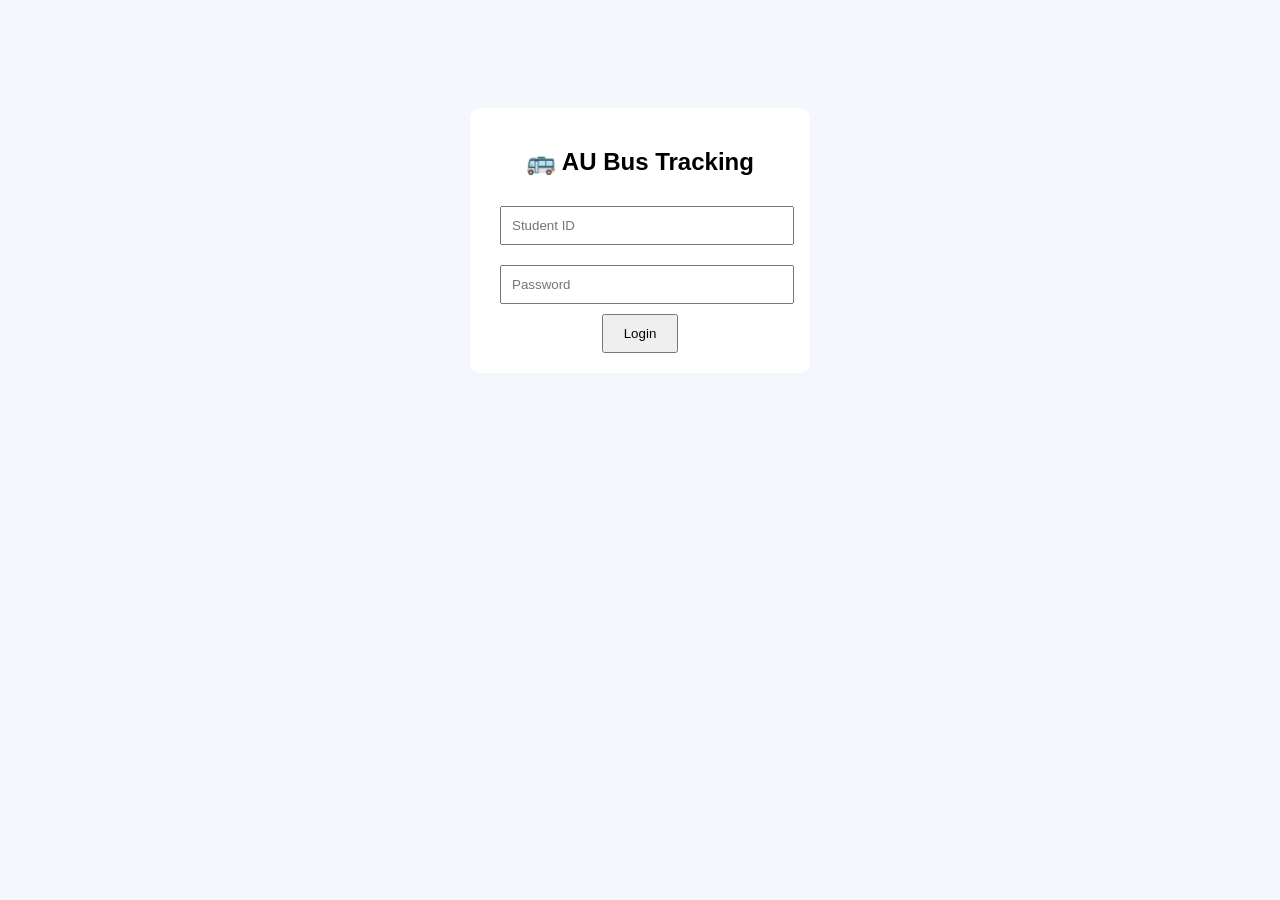
<file: index.html>
<!DOCTYPE html>
<html>
<head>
<title>AU Bus Tracking Login</title>
<style>
body{
    font-family: Arial;
    background:#f4f7fc;
    text-align:center;
    padding-top:100px;
}
.login-box{
    background:white;
    width:300px;
    margin:auto;
    padding:20px;
    border-radius:10px;
}
input{
    width:90%;
    padding:10px;
    margin:10px;
}
button{
    padding:10px 20px;
}
</style>
</head>
<body>

<div class="login-box">
    <h2>🚌 AU Bus Tracking</h2>

    <input type="text" placeholder="Student ID"><br>

    <input type="password" placeholder="Password"><br>

    <a href="dashboard.html">
        <button>Login</button>
    </a>
</div>

</body>
</html>
</file>
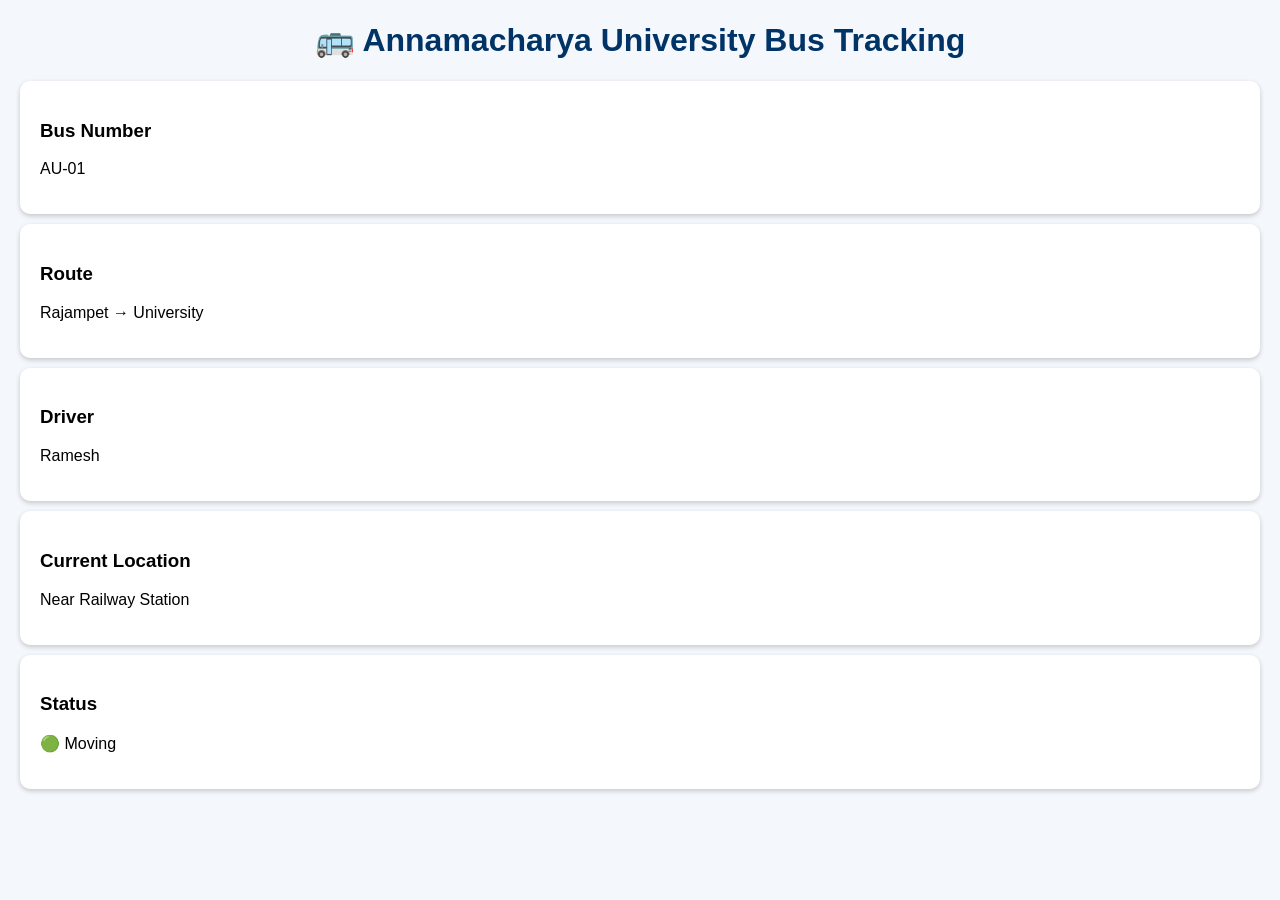
<file: bus.html>
<!DOCTYPE html>
<html>
<head>
    <title>AU Bus Tracking</title>
    <style>
        body{
            font-family: Arial, sans-serif;
            background: #f4f7fc;
            margin: 20px;
        }

        .card{
            background: white;
            padding: 20px;
            border-radius: 10px;
            margin: 10px 0;
            box-shadow: 0 2px 5px rgba(0,0,0,0.2);
        }

        h1{
            color: #003366;
            text-align: center;
        }
    </style>
</head>
<body>

<h1>🚌 Annamacharya University Bus Tracking</h1>

<div class="card">
    <h3>Bus Number</h3>
    <p>AU-01</p>
</div>

<div class="card">
    <h3>Route</h3>
    <p>Rajampet → University</p>
</div>

<div class="card">
    <h3>Driver</h3>
    <p>Ramesh</p>
</div>

<div class="card">
    <h3>Current Location</h3>
    <p>Near Railway Station</p>
</div>

<div class="card">
    <h3>Status</h3>
    <p>🟢 Moving</p>
</div>

</body>
</html>
</file>
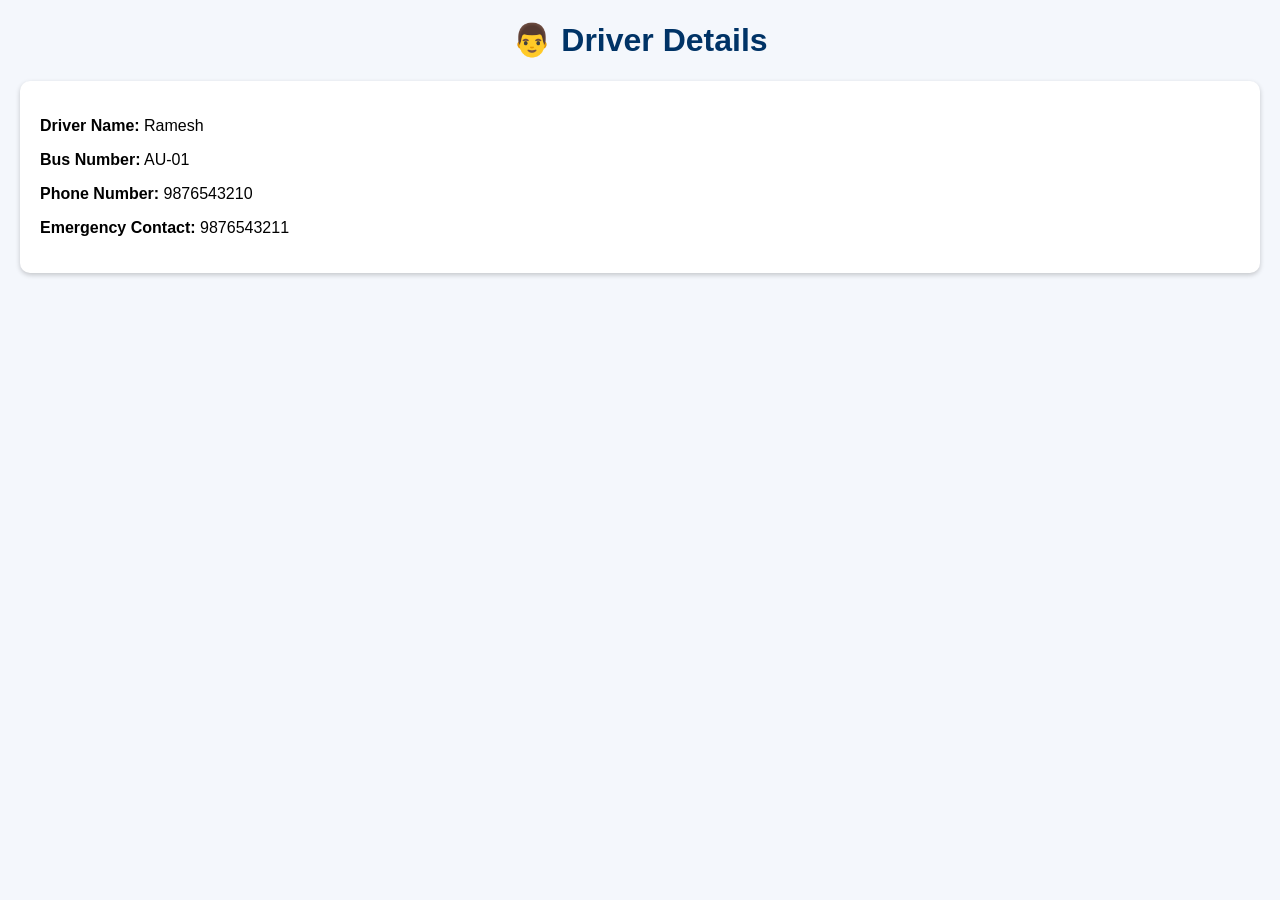
<file: driver.html>
<!DOCTYPE html>
<html>
<head>
    <title>Driver Details</title>
    <style>
        body{
            font-family: Arial, sans-serif;
            background:#f4f7fc;
            margin:20px;
        }

        .card{
            background:white;
            padding:20px;
            border-radius:10px;
            box-shadow:0 2px 5px rgba(0,0,0,0.2);
        }

        h1{
            text-align:center;
            color:#003366;
        }
    </style>
</head>
<body>

<h1>👨 Driver Details</h1>

<div class="card">
    <p><b>Driver Name:</b> Ramesh</p>
    <p><b>Bus Number:</b> AU-01</p>
    <p><b>Phone Number:</b> 9876543210</p>
    <p><b>Emergency Contact:</b> 9876543211</p>
</div>

</body>
</html>
</file>
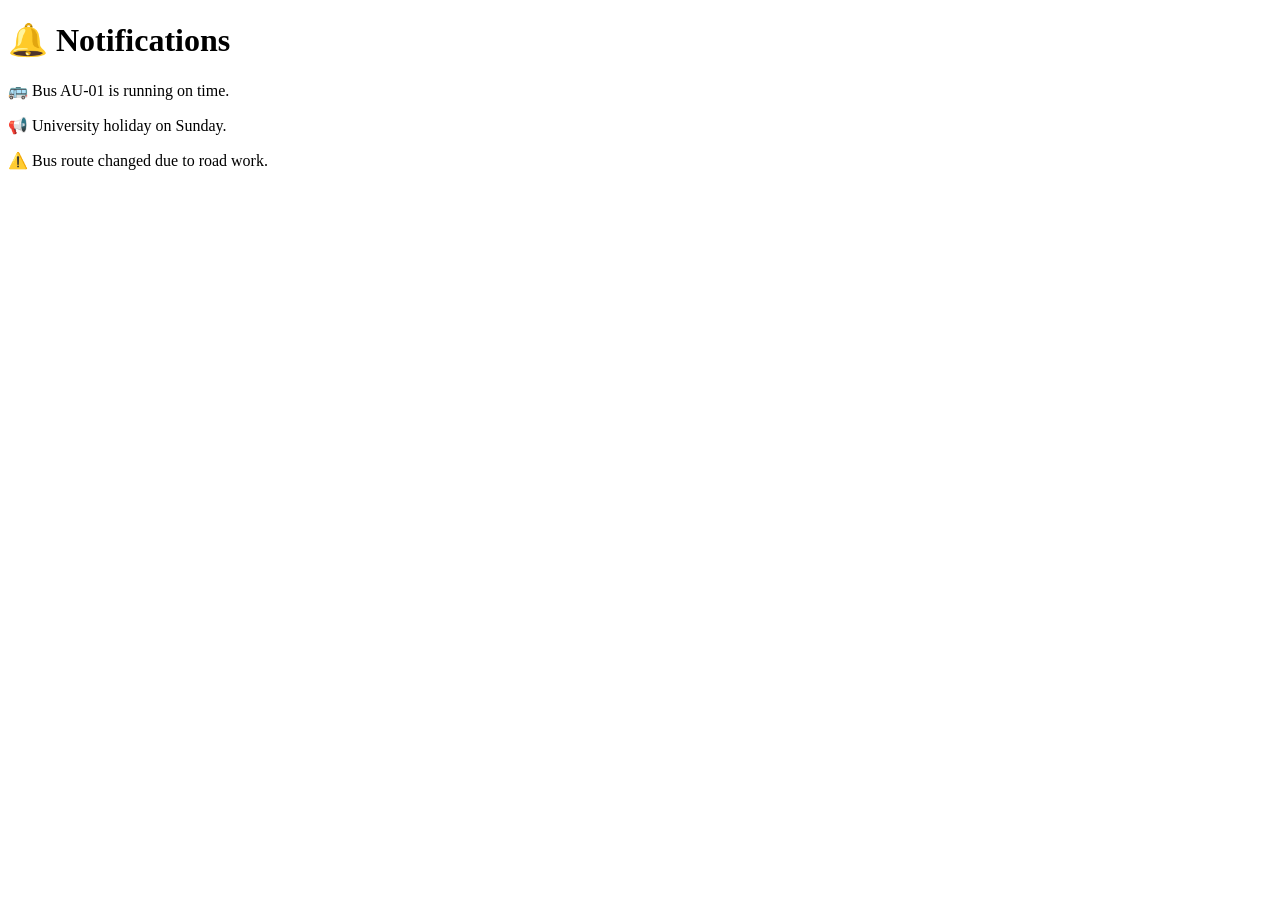
<file: notification.html>
<!DOCTYPE html>
<html>
<head>
<title>Notifications</title>
</head>
<body>

<h1>🔔 Notifications</h1>

<p>🚌 Bus AU-01 is running on time.</p>
<p>📢 University holiday on Sunday.</p>
<p>⚠️ Bus route changed due to road work.</p>

</body>
</html>
</file>
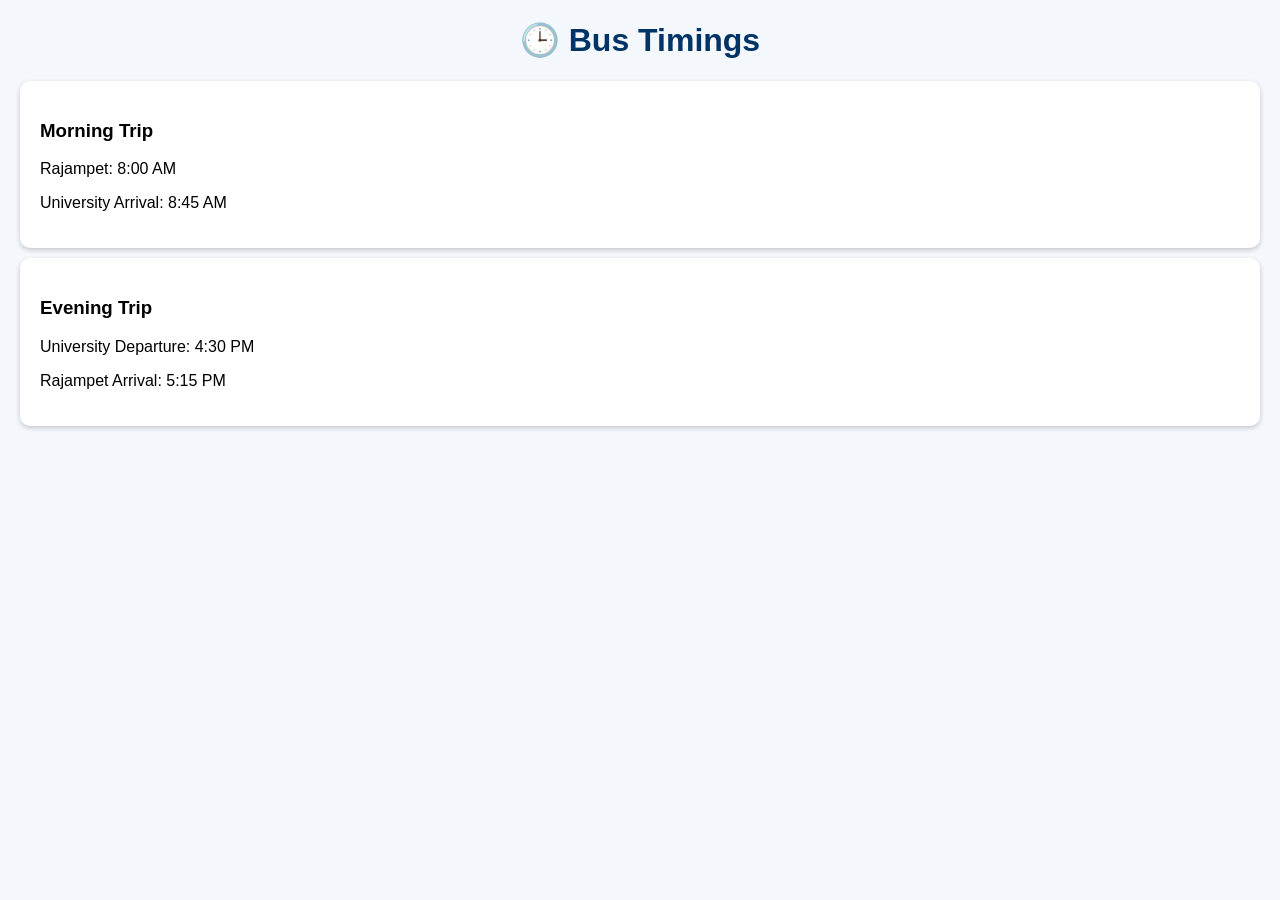
<file: timings.html>
<!DOCTYPE html>
<html>
<head>
    <title>Bus Timings</title>
    <style>
        body{
            font-family: Arial, sans-serif;
            background:#f4f7fc;
            margin:20px;
        }

        h1{
            text-align:center;
            color:#003366;
        }

        .card{
            background:white;
            padding:20px;
            margin:10px 0;
            border-radius:10px;
            box-shadow:0 2px 5px rgba(0,0,0,0.2);
        }
    </style>
</head>
<body>

<h1>🕒 Bus Timings</h1>

<div class="card">
    <h3>Morning Trip</h3>
    <p>Rajampet: 8:00 AM</p>
    <p>University Arrival: 8:45 AM</p>
</div>

<div class="card">
    <h3>Evening Trip</h3>
    <p>University Departure: 4:30 PM</p>
    <p>Rajampet Arrival: 5:15 PM</p>
</div>

</body>
</html>
</file>
